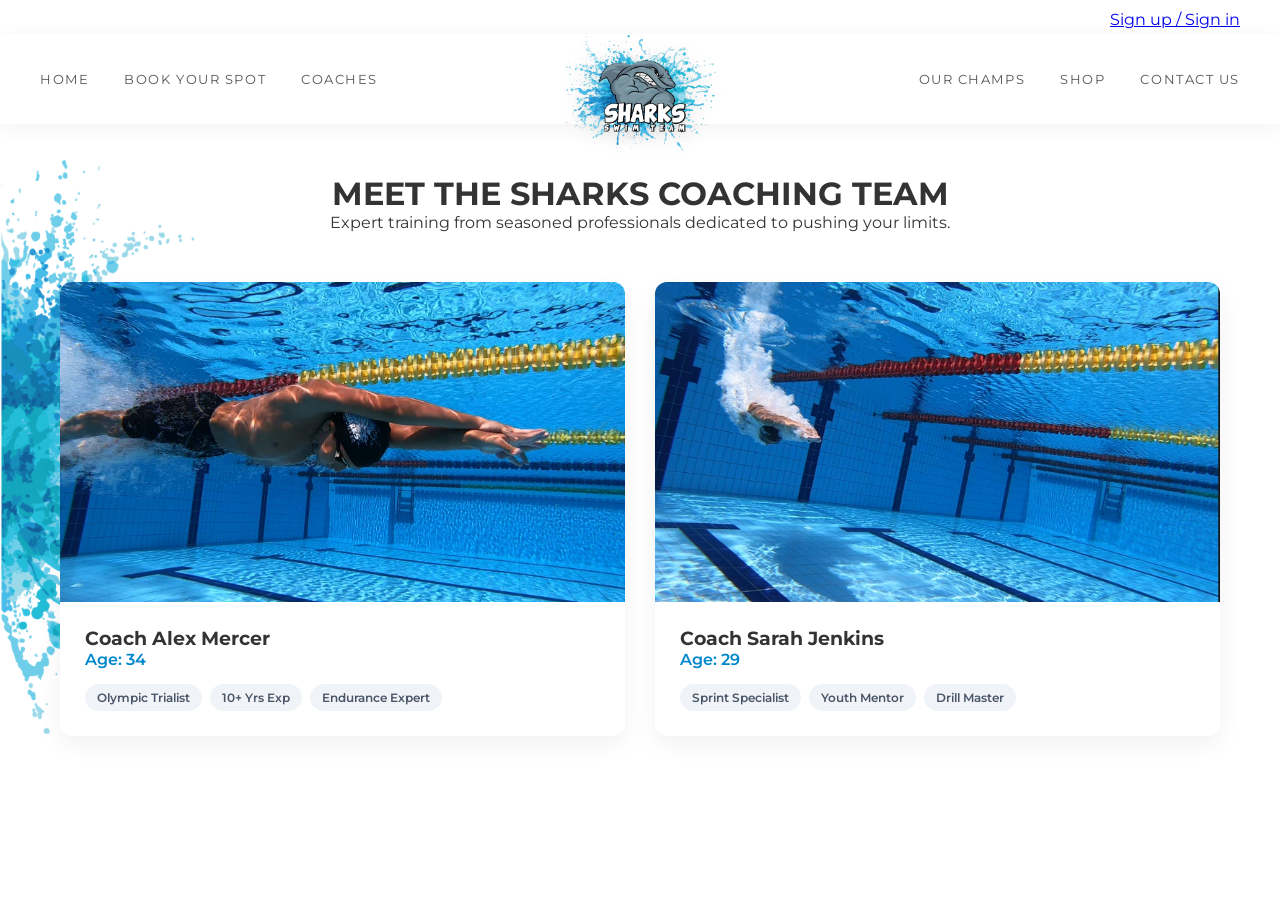
<file: coaches/index.html>
<!DOCTYPE html>
<html lang="en">
<head>
    <meta charset="UTF-8">
    <meta name="viewport" content="width=device-width, initial-scale=1.0">
    <title>Meet Our Coaches - Sharks Swim Team</title>
    
    <link rel="preconnect" href="https://fonts.googleapis.com">
    <link rel="preconnect" href="https://fonts.gstatic.com" crossorigin>
    <link href="https://fonts.googleapis.com/css2?family=Montserrat:ital,wght@0,100..900;1,100..900&display=swap" rel="stylesheet">
    
    <link rel="stylesheet" href="../components/component.css">
    <link rel="stylesheet" href="style.css">
</head>
<body>

    <header class="main-header"></header>

    <main class="coaches-section">
        <div class="section-title">
            <h1>MEET THE SHARKS COACHING TEAM</h1>
            <p>Expert training from seasoned professionals dedicated to pushing your limits.</p>
        </div>

        <div class="coaches-grid">
            <div class="coach-card">
                <div class="coach-image-wrapper">
                    <img src="../assets/Dive_Close.jpg" alt="Coach Placeholder" class="coach-img">
                    <div class="coach-overlay"><span>View Profile</span></div>
                </div>
                <div class="coach-info">
                    <h3 class="coach-name">Coach Alex Mercer</h3>
                    <p class="coach-age">Age: 34</p>
                    <div class="coach-traits">
                        <span class="trait-tag">Olympic Trialist</span>
                        <span class="trait-tag">10+ Yrs Exp</span>
                        <span class="trait-tag">Endurance Expert</span>
                    </div>
                </div>
            </div>

            <div class="coach-card">
                <div class="coach-image-wrapper">
                    <img src="../assets/Dive_Beginning.jpg" alt="Coach Placeholder" class="coach-img">
                    <div class="coach-overlay"><span>View Profile</span></div>
                </div>
                <div class="coach-info">
                    <h3 class="coach-name">Coach Sarah Jenkins</h3>
                    <p class="coach-age">Age: 29</p>
                    <div class="coach-traits">
                        <span class="trait-tag">Sprint Specialist</span>
                        <span class="trait-tag">Youth Mentor</span>
                        <span class="trait-tag">Drill Master</span>
                    </div>
                </div>
            </div>
        </div>
    </main>

    <script src="script.js"></script>
</body>
</html>
</file>
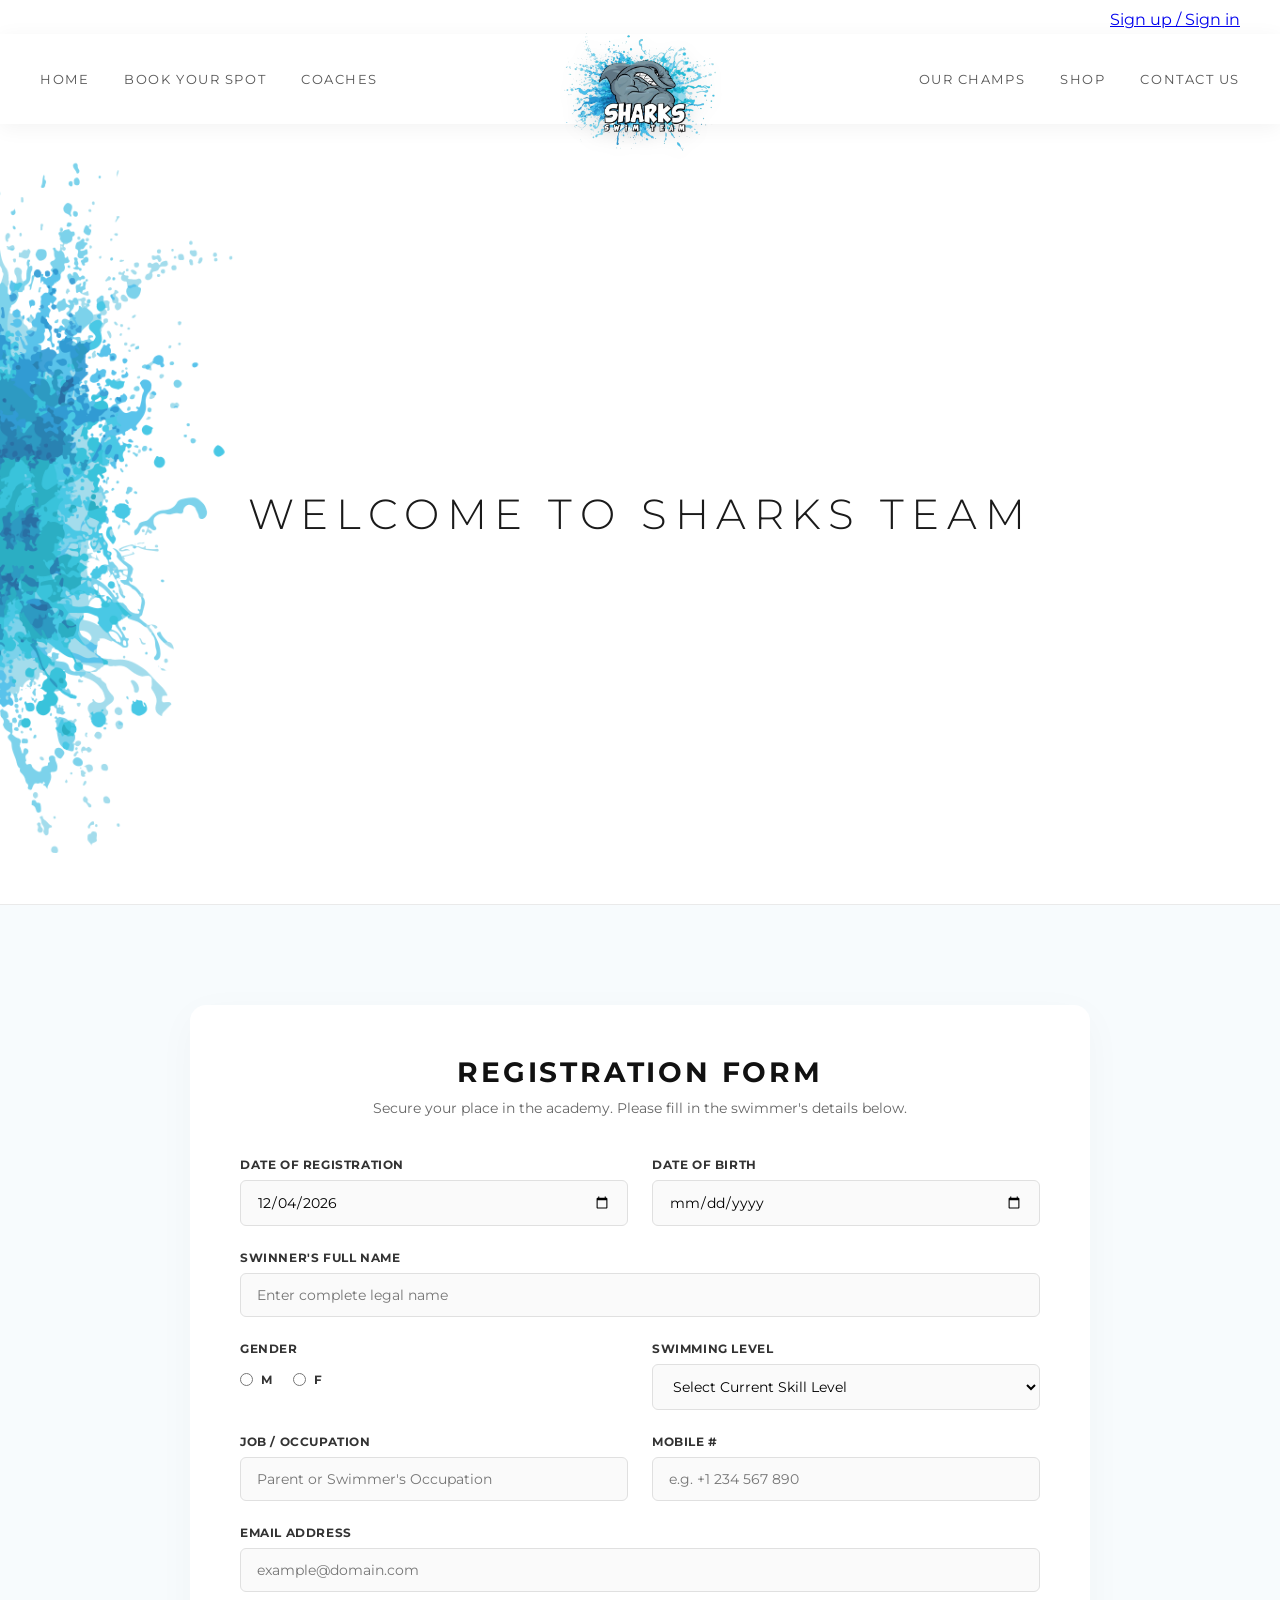
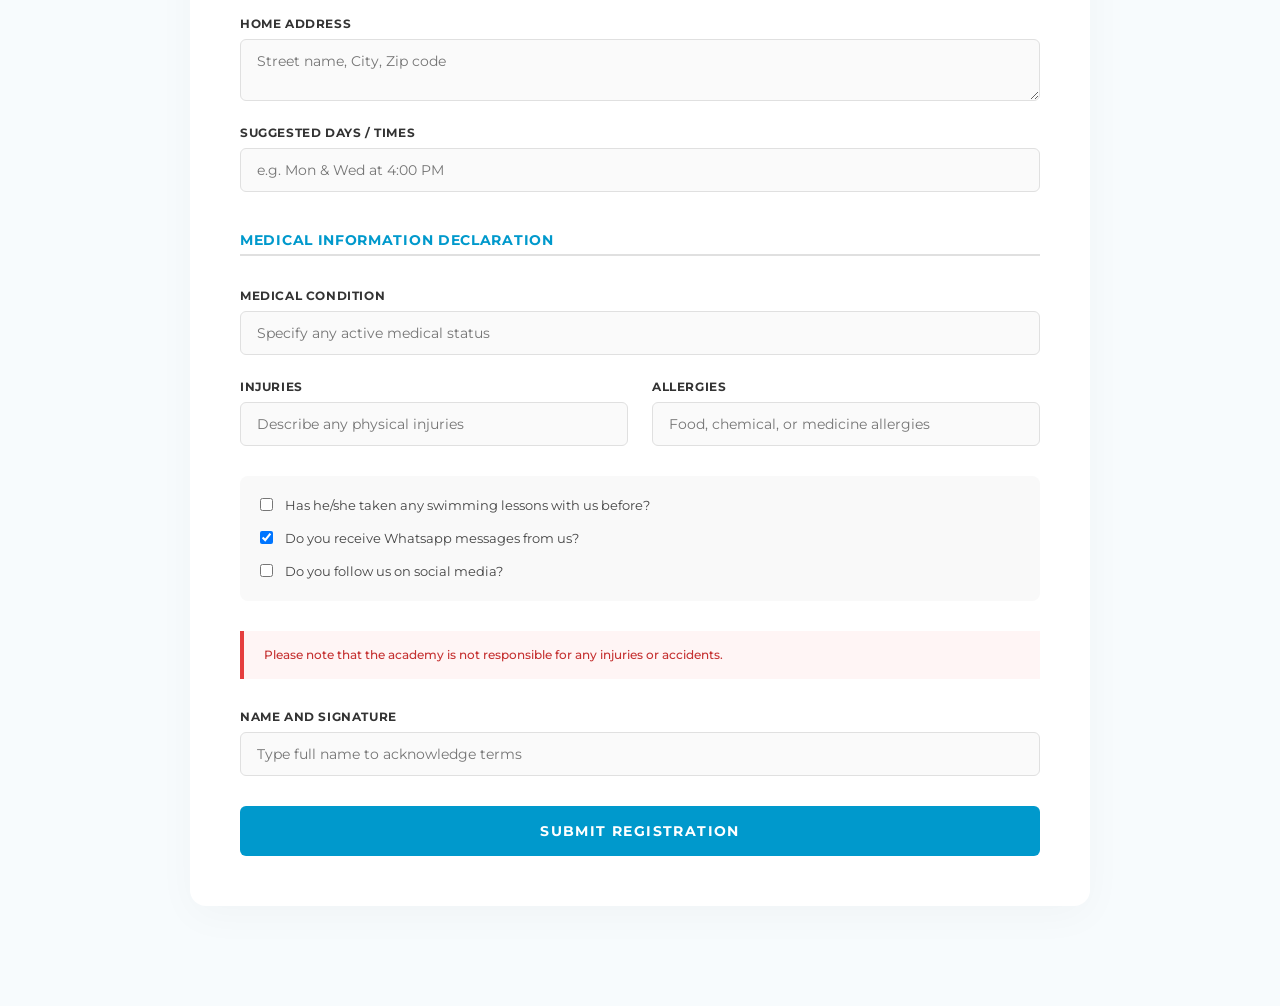
<file: landing_page/index.html>
<!DOCTYPE html>
<html lang="en">
<head>
    <meta charset="UTF-8">
    <meta name="viewport" content="width=device-width, initial-scale=1.0">
    <title>Sharks Swim Team</title>
    
    <link rel="preconnect" href="https://fonts.googleapis.com">
    <link rel="preconnect" href="https://fonts.gstatic.com" crossorigin>
    <link href="https://fonts.googleapis.com/css2?family=Montserrat:ital,wght@0,100..900;1,100..900&display=swap" rel="stylesheet">

    <link rel="stylesheet" href="../components/component.css">
    <link rel="stylesheet" href="style.css">
</head>
<body>

    <header class="main-header"></header>

    <section id="home" class="hero-section">
        <img class="left-splash-bg" src="../assets/Water_Left_Black.png" alt="Water Splash Accent">
        
        <div class="hero-content">
            <h1 class="hero-title">WELCOME TO SHARKS TEAM</h1>
        </div>
    </section>

    <section id="book" class="booking-section">
        <div class="section-container">
            <div class="form-header">
                <h2>Registration Form</h2>
                <p>Secure your place in the academy. Please fill in the swimmer's details below.</p>
            </div>

            <form id="registrationForm" action="#" method="POST">
                <div class="form-grid">
                    
                    <div class="form-group">
                        <label for="reg-date">Date of Registration</label>
                        <input type="date" id="reg-date" name="reg_date" required>
                    </div>

                    <div class="form-group">
                        <label for="dob">Date of Birth</label>
                        <input type="date" id="dob" name="dob" required>
                    </div>

                    <div class="form-group full-width">
                        <label for="fullname">Swinner's Full Name</label>
                        <input type="text" id="fullname" name="fullname" placeholder="Enter complete legal name" required>
                    </div>

                    <div class="form-group">
                        <label>Gender</label>
                        <div class="radio-group">
                            <label class="radio-item"><input type="radio" name="gender" value="Male" required> M</label>
                            <label class="radio-item"><input type="radio" name="gender" value="Female"> F</label>
                        </div>
                    </div>

                    <div class="form-group">
                        <label for="level">Swimming Level</label>
                        <select id="level" name="level" required>
                            <option value="" disabled selected>Select Current Skill Level</option>
                            <option value="Beginner">Beginner</option>
                            <option value="Intermediate">Intermediate</option>
                            <option value="Advanced">Advanced / Competitive</option>
                        </select>
                    </div>

                    <div class="form-group">
                        <label for="job">Job / Occupation</label>
                        <input type="text" id="job" name="job" placeholder="Parent or Swimmer's Occupation">
                    </div>

                    <div class="form-group">
                        <label for="mobile">Mobile #</label>
                        <input type="tel" id="mobile" name="mobile" placeholder="e.g. +1 234 567 890" required>
                    </div>

                    <div class="form-group full-width">
                        <label for="email">Email Address</label>
                        <input type="email" id="email" name="email" placeholder="example@domain.com" required>
                    </div>

                    <div class="form-group full-width">
                        <label for="address">Home Address</label>
                        <textarea id="address" name="address" rows="2" placeholder="Street name, City, Zip code"></textarea>
                    </div>

                    <div class="form-group full-width">
                        <label for="schedule">Suggested Days / Times</label>
                        <input type="text" id="schedule" name="schedule" placeholder="e.g. Mon & Wed at 4:00 PM">
                    </div>

                    <div class="form-group full-width" style="margin-top: 15px;">
                        <label class="sub-header-label">Medical Information Declaration</label>
                    </div>

                    <div class="form-group full-width">
                        <label for="medical-conditions">Medical Condition</label>
                        <input type="text" id="medical-conditions" name="medical_conditions" placeholder="Specify any active medical status">
                    </div>

                    <div class="form-group">
                        <label for="injuries">Injuries</label>
                        <input type="text" id="injuries" name="injuries" placeholder="Describe any physical injuries">
                    </div>

                    <div class="form-group">
                        <label for="allergies">Allergies</label>
                        <input type="text" id="allergies" name="allergies" placeholder="Food, chemical, or medicine allergies">
                    </div>

                </div>

                <div class="checkbox-section">
                    <label class="checkbox-item">
                        <input type="checkbox" name="past_lessons" value="Yes">
                        <span>Has he/she taken any swimming lessons with us before?</span>
                    </label>
                    
                    <label class="checkbox-item">
                        <input type="checkbox" name="whatsapp_consent" value="Yes" checked>
                        <span>Do you receive Whatsapp messages from us?</span>
                    </label>

                    <label class="checkbox-item">
                        <input type="checkbox" name="social_media" value="Yes">
                        <span>Do you follow us on social media?</span>
                    </label>
                </div>

                <div class="disclaimer-box">
                    Please note that the academy is not responsible for any injuries or accidents.
                </div>

                <div class="form-group full-width" style="margin-bottom: 30px;">
                    <label for="signature">Name and signature</label>
                    <input type="text" id="signature" name="signature" placeholder="Type full name to acknowledge terms" required>
                </div>

                <button type="submit" class="submit-btn">Submit Registration</button>
            </form>
        </div>
    </section>

    <script src="script.js"></script>
</body>
</html>
</file>
<file: components/component.css>
/* Utility Top Bar */
.top-utility-bar {
    width: 100%;
    display: flex;
    justify-content: flex-end;
    padding: 10px 40px 5px 40px;
    background-color: #ffffff;
}

/* Inside components/component.css */

.top-utility-bar {
    width: 100%;
    display: flex;
    justify-content: flex-end;
    padding: 10px 40px 5px 40px;
    background-color: #ffffff; /* Make sure this is solid #ffffff */
}

.top-utility-bar a:hover {
    color: #0099cc;
}

/* Split Navigation Bar */
.navbar-container {
    position: relative;
    width: 100%;
    background: #ffffff; /* Make sure this is solid #ffffff */
    box-shadow: 0 4px 20px rgba(0, 0, 0, 0.05);
    z-index: 100;
}

.navbar {
    max-width: 1400px;
    margin: 0 auto;
    display: flex;
    align-items: center;
    justify-content: space-between;
    padding: 0 40px;
    height: 90px;
}

.nav-links {
    display: flex;
    gap: 35px;
    flex: 1;
}

.nav-links.left {
    justify-content: flex-start;
}

.nav-links.right {
    justify-content: flex-end;
}

.nav-links a {
    text-decoration: none;
    color: #555555;
    font-size: 13px;
    letter-spacing: 0.12em;
    transition: color 0.3s ease;
    
    /* 2. Forces browsers to use crisp smoothing over complex graphics backgrounds */
    -webkit-font-smoothing: antialiased;
    -moz-osx-font-smoothing: grayscale;
}

.nav-links a:hover,
.nav-links a.active {
    color: #0099cc;
}

/* Centered Logo Overlay */
.logo-wrapper {
    position: relative;
    z-index: 110;
    margin: 0 20px;
    top: 15px; 
}

.logo-wrapper img {
    height: 140px; 
    width: auto;
    filter: drop-shadow(0 4px 8px rgba(0,0,0,0.1));
}
</file>
<file: coaches/style.css>
* {
    margin: 0;
    padding: 0;
    box-sizing: border-box;
    font-family: 'Montserrat', sans-serif;
}

body {
    font-family: 'Montserrat', sans-serif;
    background-color: #f9fbfd;
    color: #333;
    background-image: url('../assets/Water_Left_BG_Full_Width.png');
    background-size: cover;
    background-attachment: fixed;
}

/* Display Cards Grid */
.coaches-section {
    max-width: 1200px;
    margin: 50px auto;
    padding: 0 20px;
}

.section-title {
    text-align: center;
    margin-bottom: 50px;
}

.coaches-grid {
    display: grid;
    grid-template-columns: repeat(auto-fit, minmax(300px, 1fr));
    gap: 30px;
}

.coach-card {
    background: #ffffff;
    border-radius: 12px;
    overflow: hidden;
    box-shadow: 0 8px 24px rgba(0,0,0,0.06);
    transition: transform 0.3s ease;
}

.coach-card:hover {
    transform: translateY(-5px);
}

.coach-image-wrapper {
    position: relative;
    height: 320px;
    background-color: #eaeaea;
}

.coach-img {
    width: 100%;
    height: 100%;
    object-fit: cover;
}

.coach-overlay {
    position: absolute;
    top: 0; left: 0; width: 100%; height: 100%;
    background: rgba(0, 136, 204, 0.4);
    opacity: 0;
    display: flex;
    justify-content: center;
    align-items: center;
    transition: opacity 0.3s ease;
}

.coach-card:hover .coach-overlay { opacity: 1; }

.coach-info { padding: 25px; }
.coach-age { color: #0088cc; font-weight: 600; margin-bottom: 15px; }

.coach-traits {
    display: flex;
    flex-wrap: wrap;
    gap: 8px;
}

.trait-tag {
    background-color: #f0f4f8;
    color: #4a5568;
    padding: 6px 12px;
    font-size: 0.75rem;
    font-weight: 600;
    border-radius: 20px;
}

@media (max-width: 900px) {
    .navbar {
        height: auto;
        flex-direction: column;
        padding: 20px;
    }

    .nav-links {
        width: 100%;
        justify-content: center !important;
        margin: 10px 0;
        flex-wrap: wrap;
        gap: 20px;
    }

    .logo-wrapper {
        order: -1;
        top: 0;
        margin-bottom: 15px;
    }

    .logo-wrapper img {
        height: 100px;
    }
}
</file>
<file: landing_page/style.css>
/* Base Reset & Styling */
* {
    margin: 0;
    padding: 0;
    box-sizing: border-box;
    font-family: 'Montserrat', sans-serif;
}

html {
    scroll-behavior: smooth;
}

body {
    background-color: #ffffff;
    color: #333;
    overflow-x: hidden;
}

/* Hero / Welcome Section */
.hero-section {
    position: relative;
    width: 100%;
    height: calc(100vh - 120px);
    display: flex;
    justify-content: center;
    align-items: center;
    background-color: #ffffff;
}

/* Left Water Splash Background Graphic */
.left-splash-bg {
    position: absolute;
    left: 0;
    top: 50%;
    transform: translateY(-50%);
    width: 22%;
    max-width: 400px;
    pointer-events: none;
    z-index: 1;
    opacity: 0.9;
}

.hero-content {
    position: relative;
    z-index: 2;
    text-align: center;
}

.hero-title {
    font-size: 42px;
    font-weight: 300;
    letter-spacing: 0.18em;
    color: #1a1a1a;
    text-transform: uppercase;
}

/* Booking / Registration Form Section */
.booking-section {
    background-color: #f7fbfd;
    padding: 100px 20px;
    position: relative;
    border-top: 1px solid #eaeaea;
}

.section-container {
    max-width: 900px;
    margin: 0 auto;
    background: #ffffff;
    padding: 50px;
    border-radius: 16px;
    box-shadow: 0 10px 40px rgba(0, 0, 0, 0.03);
}

.form-header {
    text-align: center;
    margin-bottom: 40px;
}

.form-header h2 {
    font-size: 28px;
    letter-spacing: 0.1em;
    color: #111;
    margin-bottom: 10px;
    text-transform: uppercase;
}

.form-header p {
    color: #666;
    font-size: 14px;
}

.form-grid {
    display: grid;
    grid-template-columns: repeat(2, 1fr);
    gap: 24px;
}

.full-width {
    grid-column: span 2;
}

.form-group {
    display: flex;
    flex-direction: column;
}

.form-group label {
    font-size: 12px;
    font-weight: 700;
    letter-spacing: 0.05em;
    margin-bottom: 8px;
    color: #333;
    text-transform: uppercase;
}

.form-group .sub-header-label {
    color: #0099cc; 
    border-bottom: 2px solid #e0e0e0; 
    padding-bottom: 5px; 
    font-size: 14px;
}

.form-group input, .form-group select, .form-group textarea {
    padding: 12px 16px;
    border: 1px solid #e0e0e0;
    border-radius: 6px;
    font-size: 14px;
    background-color: #fafafa;
    transition: all 0.3s ease;
}

.form-group input:focus, .form-group select:focus, .form-group textarea:focus {
    outline: none;
    border-color: #0099cc;
    background-color: #ffffff;
    box-shadow: 0 0 0 3px rgba(0, 153, 204, 0.1);
}

/* Radio & Checkbox Custom Rows */
.radio-group {
    display: flex;
    gap: 20px;
    align-items: center;
    margin-top: 8px;
}

.radio-item {
    display: flex;
    align-items: center;
    gap: 8px;
    cursor: pointer;
    font-size: 14px;
}

.checkbox-section {
    margin: 30px 0;
    display: flex;
    flex-direction: column;
    gap: 15px;
    padding: 20px;
    background: #f9f9f9;
    border-radius: 8px;
}

.checkbox-item {
    display: flex;
    align-items: flex-start;
    gap: 12px;
    font-size: 13px;
    color: #444;
    line-height: 1.4;
    cursor: pointer;
}

.checkbox-item input {
    margin-top: 2px;
}

/* Legal Disclaimer Box */
.disclaimer-box {
    background-color: #fff5f5;
    border-left: 4px solid #e53e3e;
    padding: 15px 20px;
    margin: 30px 0;
    font-size: 12px;
    color: #c53030;
    font-weight: 500;
    line-height: 1.5;
}

/* Submit Button */
.submit-btn {
    background-color: #0099cc;
    color: white;
    border: none;
    padding: 16px 32px;
    font-size: 14px;
    font-weight: 700;
    letter-spacing: 0.1em;
    text-transform: uppercase;
    border-radius: 6px;
    cursor: pointer;
    width: 100%;
    transition: background-color 0.3s ease;
}

.submit-btn:hover {
    background-color: #0077a3;
}

/* Responsive Breakpoints */
@media (max-width: 900px) {
    .navbar {
        height: auto;
        flex-direction: column;
        padding: 20px;
    }
    .nav-links {
        width: 100%;
        justify-content: center !important;
        margin: 10px 0;
        flex-wrap: wrap;
        gap: 20px;
    }
    .logo-wrapper {
        order: -1;
        top: 0;
        margin-bottom: 15px;
    }
    .logo-wrapper img {
        height: 100px;
    }
    .hero-section {
        height: auto;
        padding: 100px 20px;
    }
    .left-splash-bg {
        display: none; 
    }
    .hero-title {
        font-size: 28px;
    }
    .form-grid {
        grid-template-columns: 1fr;
    }
    .full-width {
        grid-column: span 1;
    }
    .section-container {
        padding: 25px;
    }
}
</file>
